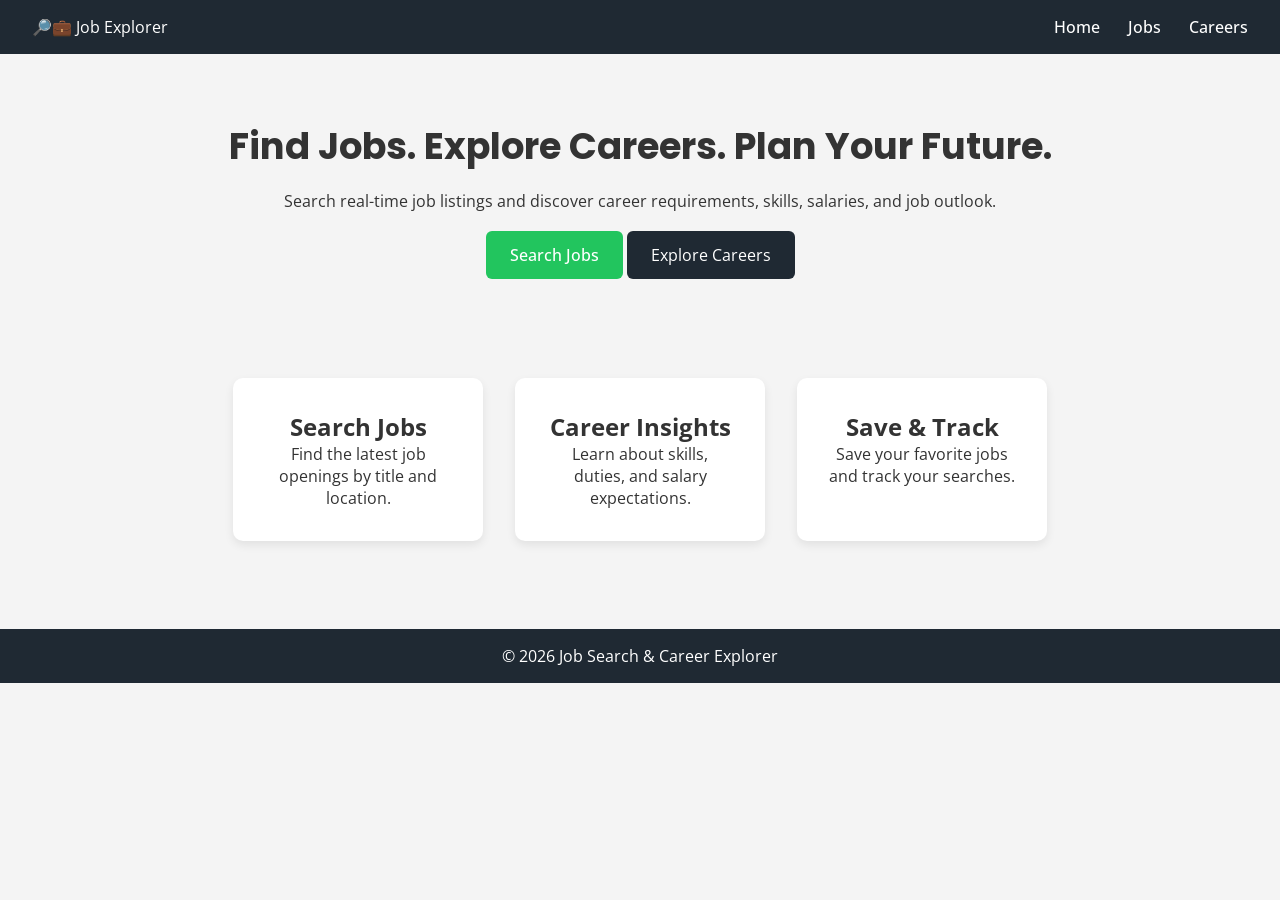
<file: index.html>
<!DOCTYPE html>
<html lang="en">
<head>
    <meta charset="UTF-8">
    <title>Job Search & Career Explorer</title>
    <meta name="viewport" content="width=device-width, initial-scale=1.0">

    <link href="https://fonts.googleapis.com/css2?family=Poppins:wght@600&family=Open+Sans:wght@400;500&display=swap" rel="stylesheet">

    <link rel="stylesheet" href="css/styles.css">
    <script type="module" src="js/main.mjs"></script>
</head>
<body>

<header>
    <div class="logo">
        🔎💼 Job Explorer
    </div>

    <nav>
        <a href="index.html">Home</a>
        <a href="jobs.html">Jobs</a>
        <a href="careers.html">Careers</a>
    </nav>
</header>

<main>

    <section class="hero">
        <h1>Find Jobs. Explore Careers. Plan Your Future.</h1>
        <p>Search real-time job listings and discover career requirements, skills, salaries, and job outlook.</p>

        <div class="hero-buttons">
            <a href="jobs.html" class="btn-primary">Search Jobs</a>
            <a href="careers.html" class="btn-secondary">Explore Careers</a>
        </div>
    </section>

    <section class="features">
        <div class="card">
            <h2>Search Jobs</h2>
            <p>Find the latest job openings by title and location.</p>
        </div>

        <div class="card">
            <h2>Career Insights</h2>
            <p>Learn about skills, duties, and salary expectations.</p>
        </div>

        <div class="card">
            <h2>Save & Track</h2>
            <p>Save your favorite jobs and track your searches.</p>
        </div>
    </section>

</main>

<footer>
    <p>&copy; 2026 Job Search & Career Explorer</p>
</footer>
</body>
</html>
</file>
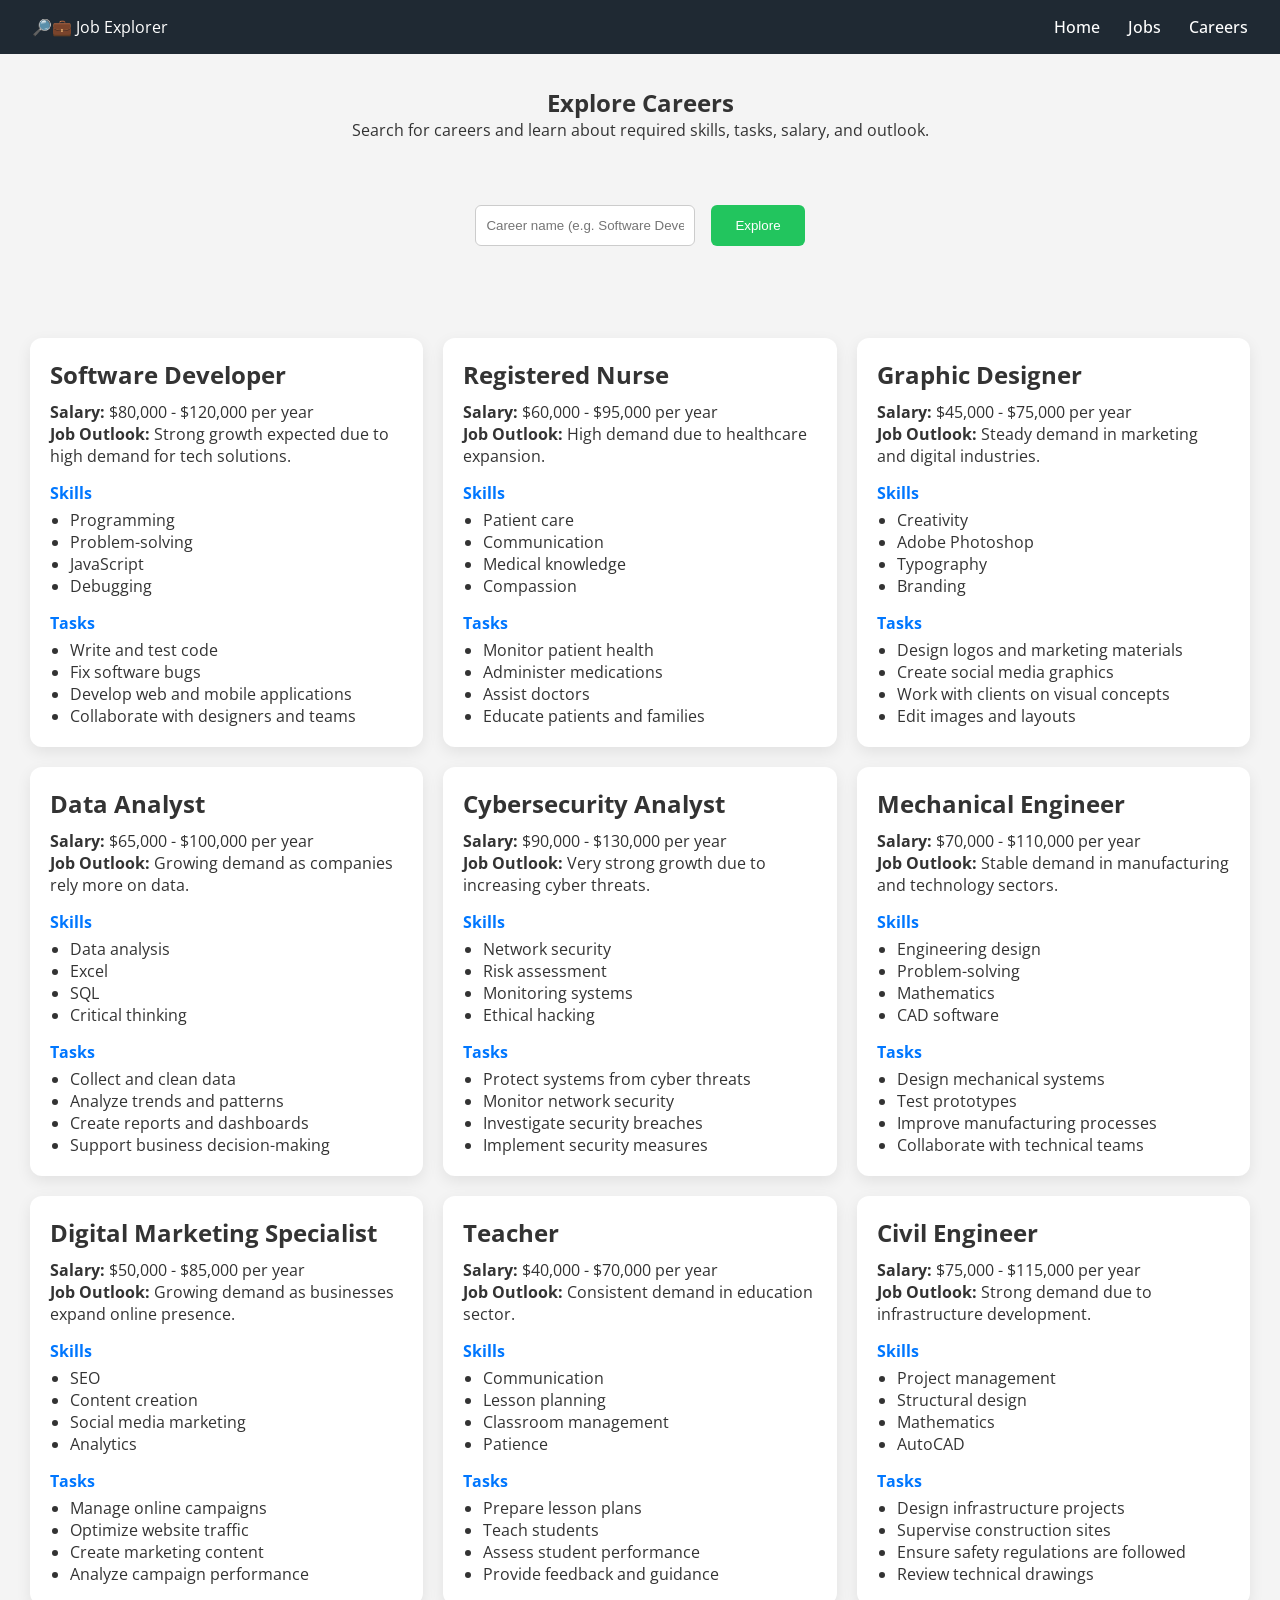
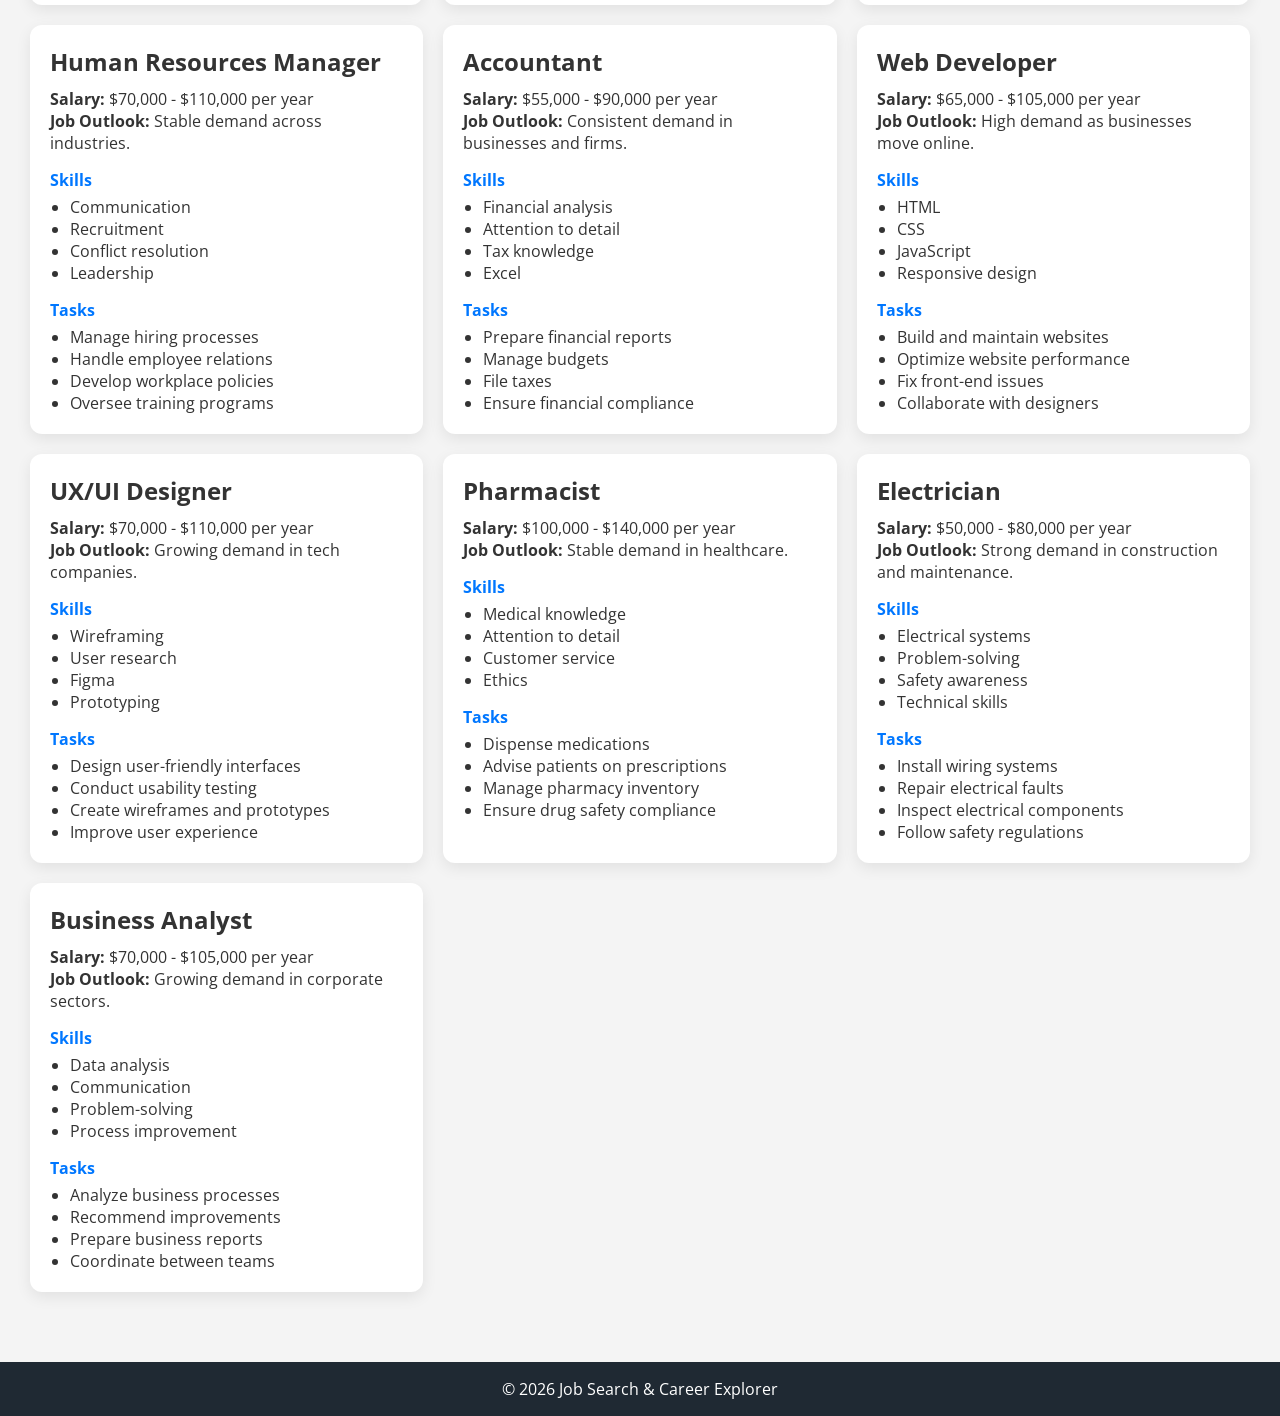
<file: careers.html>
<!DOCTYPE html>
<html lang="en">
<head>
    <meta charset="UTF-8">
    <title>Explore Careers | Job Explorer</title>
    <meta name="viewport" content="width=device-width, initial-scale=1.0">

    <link href="https://fonts.googleapis.com/css2?family=Poppins:wght@600&family=Open+Sans:wght@400;500&display=swap" rel="stylesheet">
    <link rel="stylesheet" href="css/styles.css">
    <script type="module" src="js/main.mjs"></script>
</head>
<body>

<header>
    <div class="logo">
        🔎💼 Job Explorer
    </div>

    <nav>
        <a href="index.html">Home</a>
        <a href="jobs.html">Jobs</a>
        <a href="careers.html">Careers</a>
    </nav>
</header>

<main>

    <section class="page-header">
        <h1>Explore Careers</h1>
        <p>Search for careers and learn about required skills, tasks, salary, and outlook.</p>
    </section>

    <section class="search-section">
        <form id="career-search-form">
            <input type="text" id="career-keyword" placeholder="Career name (e.g. Software Developer)" required>
            <button type="submit" class="btn-primary">Explore</button>
        </form>
    </section>

    <section class="results-section">
        <div id="career-container">
            <!-- Career details will appear here -->
        </div>
    </section>

</main>

<footer>
    <p>&copy; 2026 Job Search & Career Explorer</p>
</footer>


</body>
</html>
</file>
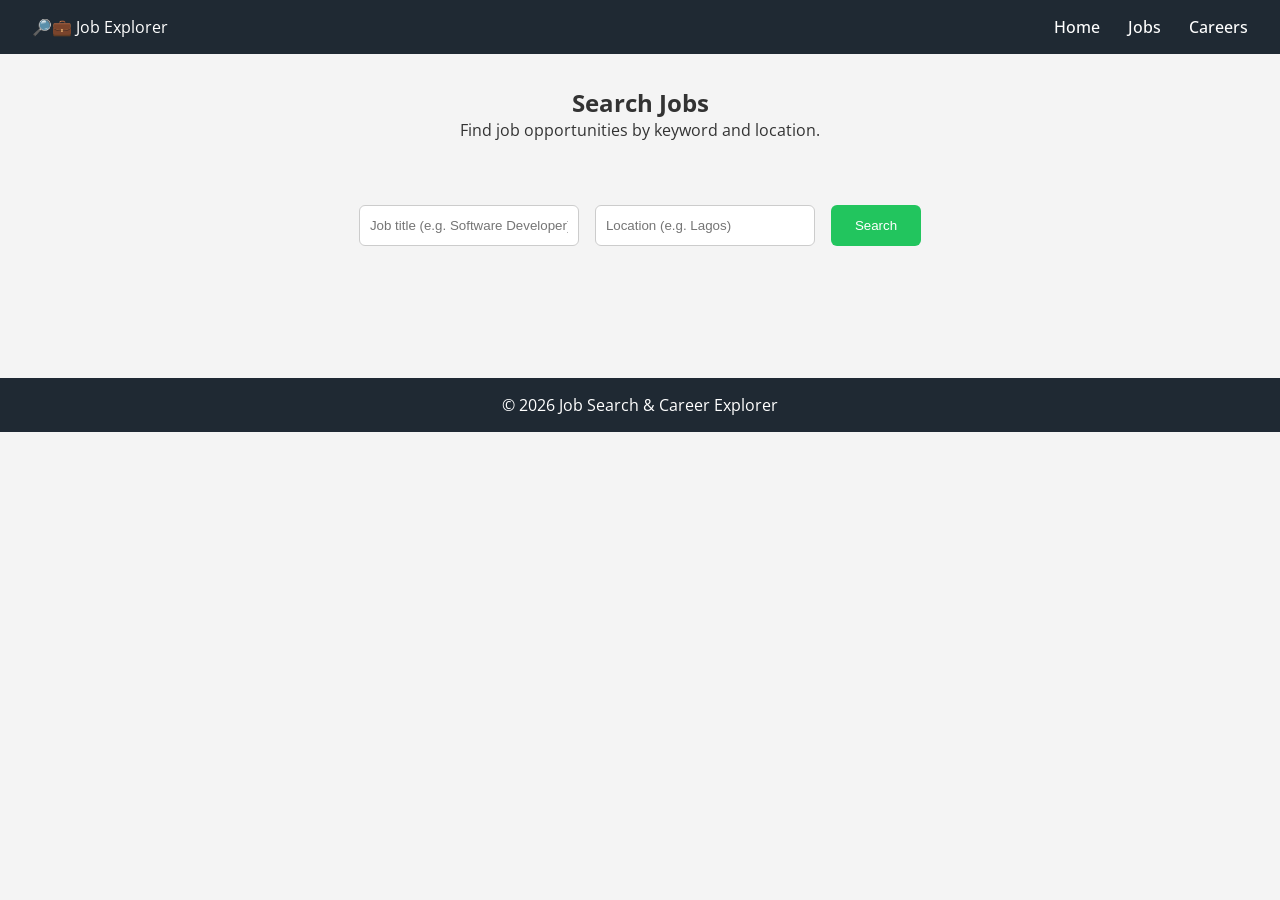
<file: jobs.html>
<!DOCTYPE html>
<html lang="en">
<head>
    <meta charset="UTF-8">
    <title>Search Jobs | Job Explorer</title>
    <meta name="viewport" content="width=device-width, initial-scale=1.0">

    <link href="https://fonts.googleapis.com/css2?family=Poppins:wght@600&family=Open+Sans:wght@400;500&display=swap" rel="stylesheet">
    <link rel="stylesheet" href="css/styles.css">
    <script type="module" src="js/main.mjs"></script>
</head>
<body>

<header>
    <div class="logo">
        🔎💼 Job Explorer
    </div>

    <nav>
        <a href="index.html">Home</a>
        <a href="jobs.html">Jobs</a>
        <a href="careers.html">Careers</a>
    </nav>
</header>

<main>

    <section class="page-header">
        <h1>Search Jobs</h1>
        <p>Find job opportunities by keyword and location.</p>
    </section>

    <section class="search-section">
        <form id="job-search-form">
            <input type="text" id="keyword" placeholder="Job title (e.g. Software Developer)" required>
            <input type="text" id="location" placeholder="Location (e.g. Lagos)" required>
            <button type="submit" class="btn-primary">Search</button>
        </form>
    </section>

    <section class="results-section">
        <div id="results-container">
            <!-- Job results will appear here -->
        </div>
    </section>

</main>

<footer>
    <p>&copy; 2026 Job Search & Career Explorer</p>
</footer>


</body>
</html>
</file>
<file: css/styles.css>
:root {
    --primary: #1f2933;
    --background: #f4f4f4;
    --accent: #22c55e;
}

* {
    margin: 0;
    padding: 0;
    box-sizing: border-box;
}

body {
    font-family: 'Open Sans', sans-serif;
    background-color: var(--background);
    color: #333;
}

/* ================= HEADER ================= */
header {
    background-color: var(--primary);
    color: white;
    padding: 1rem 2rem;
    display: flex;
    justify-content: space-between;
    align-items: center;
}

header nav a {
    color: white;
    text-decoration: none;
    margin-left: 1.5rem;
    font-weight: 500;
}

header nav a:hover {
    color: var(--accent);
}

/* ================= HERO ================= */
.hero {
    text-align: center;
    padding: 4rem 2rem;
}

.hero h1 {
    font-family: 'Poppins', sans-serif;
    font-size: 2.3rem;
    margin-bottom: 1rem;
}

.hero p {
    margin-bottom: 2rem;
}

.btn-primary {
    background-color: var(--accent);
    color: white;
    padding: 0.8rem 1.5rem;
    border-radius: 6px;
    text-decoration: none;
    border: none;
    cursor: pointer;
    font-weight: 500;
}

.btn-secondary {
    background-color: var(--primary);
    color: white;
    padding: 0.8rem 1.5rem;
    border-radius: 6px;
    text-decoration: none;
}

/* ================= FEATURES ================= */
.features {
    display: flex;
    justify-content: center;
    gap: 2rem;
    padding: 3rem 2rem;
}

.card {
    background: white;
    padding: 2rem;
    width: 250px;
    border-radius: 10px;
    text-align: center;
    box-shadow: 0 4px 10px rgba(0,0,0,0.08);
}

/* ================= PAGE HEADER ================= */
.page-header {
    text-align: center;
    padding: 2rem;
}

/* ================= SEARCH SECTION ================= */
.search-section {
    display: flex;
    justify-content: center;
    padding: 2rem;
}

#job-search-form,
#career-search-form {
    display: flex;
    gap: 1rem;
    flex-wrap: wrap;
}

#job-search-form input,
#career-search-form input {
    padding: 10px;
    width: 220px;
    border-radius: 6px;
    border: 1px solid #ccc;
}

/* ================= RESULTS GRID ================= */
#results-container,
#career-container {
    display: grid;
    grid-template-columns: repeat(auto-fill, minmax(300px, 1fr));
    gap: 25px;
    padding: 30px;
}

/* ================= JOB CARD ================= */
.job-card {
    background: white;
    padding: 20px;
    border-radius: 12px;
    box-shadow: 0 6px 15px rgba(0,0,0,0.08);
    transition: all 0.3s ease;
    display: flex;
    flex-direction: column;
}

.job-card:hover {
    transform: translateY(-6px);
    box-shadow: 0 10px 25px rgba(0,0,0,0.15);
}

.job-card h3 {
    font-family: 'Poppins', sans-serif;
    color: var(--primary);
    margin-bottom: 10px;
}

.job-card p {
    margin: 6px 0;
    font-size: 0.95rem;
    color: #555;
}

.job-card a {
    margin-top: 10px;
    text-decoration: none;
    color: #d32f2f;
    font-weight: bold;
}

.job-card button.save-job {
    margin-top: 12px;
    padding: 10px;
    border: none;
    border-radius: 6px;
    background-color: var(--primary);
    color: white;
    cursor: pointer;
    font-weight: 500;
}

.job-card button.save-job:hover {
    background-color: #004a6e;
}

/* ================= CAREER CARD ================= */
/* ===== Career Grid Layout ===== */
#career-container {
    display: grid;
    grid-template-columns: repeat(auto-fit, minmax(300px, 1fr));
    gap: 20px;
    margin-top: 30px;
}

/* ===== Career Card ===== */
.career-card {
    background: white;
    padding: 20px;
    border-radius: 12px;
    box-shadow: 0 5px 15px rgba(0,0,0,0.08);
    transition: transform 0.3s ease, box-shadow 0.3s ease;
}

.career-card:hover {
    transform: translateY(-5px);
    box-shadow: 0 8px 20px rgba(0,0,0,0.15);
}

.career-card h2 {
    margin-bottom: 10px;
    color: #333;
}

.career-section {
    margin-top: 15px;
}

.career-section h4 {
    margin-bottom: 5px;
    color: #0077ff;
}

.career-section ul {
    padding-left: 20px;
}

/* ===== No Results ===== */
.no-results {
    text-align: center;
    padding: 40px;
    background: #f9f9f9;
    border-radius: 10px;
}


/* ================= FOOTER ================= */
footer {
    text-align: center;
    padding: 1rem;
    background-color: var(--primary);
    color: white;
    margin-top: 40px;
}
</file>
